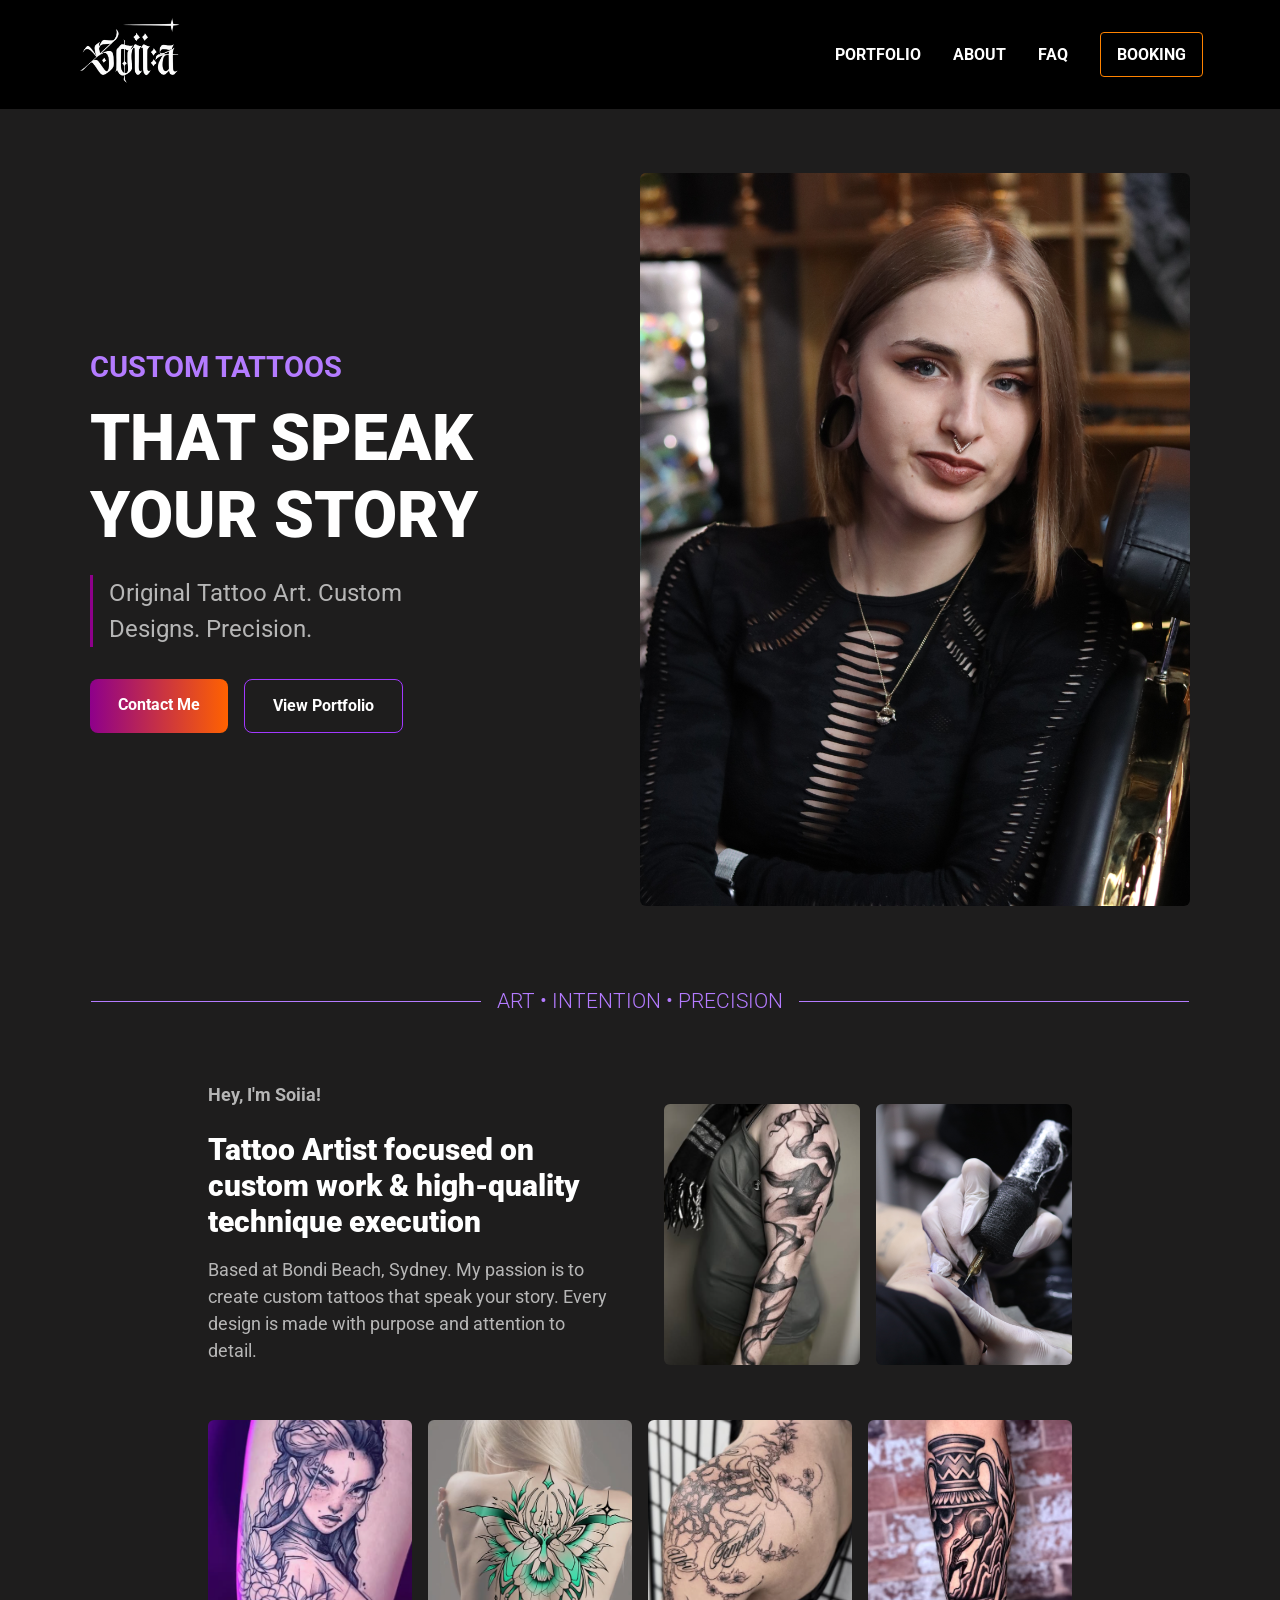
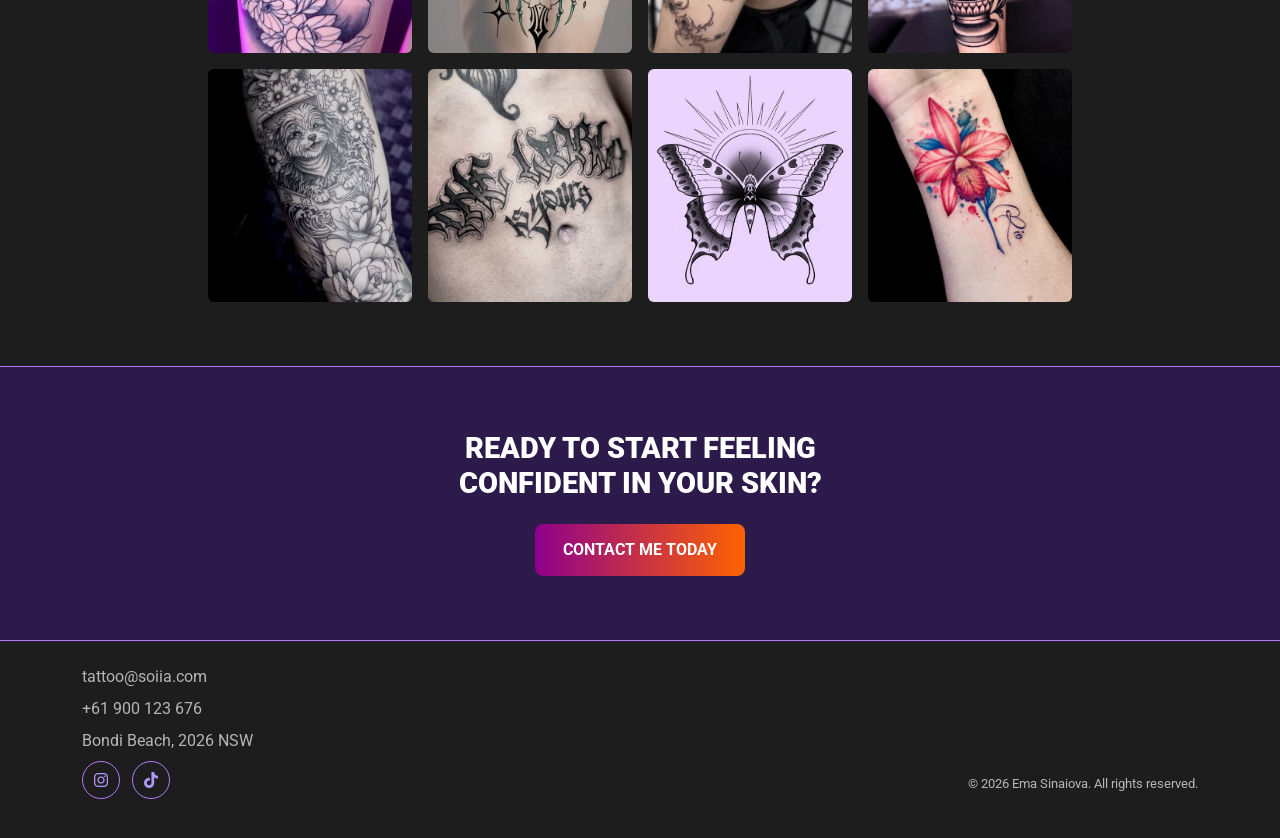
<file: index.html>
<!DOCTYPE html>
<html lang="en">
<head>
  <title>Soiia Tattooartist</title>
    <meta name="viewport" content="width=device-width,initial-scale=1.0">
  <link rel="stylesheet" href="style.css">
   <link href="https://fonts.googleapis.com/css2?family=Roboto:ital,wght@0,100..900;1,100..900&display=swap"
        rel="stylesheet">
</head>

<body>
<header id="site-header">
  <div class="header-inner">
    <a href="index.html">
      <img src="logo.png" class="logo" alt="logo">
    </a>
    <nav class="navigation">
      <a href="#portfolio">PORTFOLIO</a>
      <a href="#about">ABOUT</a>
      <a href="booking.html#faq">FAQ</a>
      <a href="booking.html" class="nav-book">BOOKING</a>
    </nav>
  </div>
</header>


 <div class="content" id="hero">
  <div class="hero-text">
    <p class="eyebrow">CUSTOM TATTOOS</p>
    <h1>THAT SPEAK<br>YOUR STORY</h1>
    <p class="hero-sub">Original Tattoo Art. Custom Designs. Precision.</p>
    <div class="button-row">
      <a href="booking.html" class="btn btn-primary">Contact Me</a>
      <a href="#portfolio" class="btn btn-outline">View Portfolio</a>
    </div>
  </div>



  <div class="hero-photo photo-frame">
    <img src="photo1.jpeg" alt="photo of me" class="frame-img">
  </div>
</div>


<div class="divider-row">
  <div class="divider-line"></div>
  <p>ART &bull; INTENTION &bull; PRECISION</p>
  <div class="divider-line"></div>
</div>


  <div class="about" id="about">
  <div class="about-text">
    <p class="eyebrow">Hey, I'm Soiia!</p>
    <h2>Tattoo Artist focused on custom work & high-quality technique execution</h2>
    <p>
      Based at Bondi Beach, Sydney. My passion is to create custom tattoos that speak
      your story. Every design is made with purpose and attention to detail.
    </p>
  </div>

  <div class="about-photos">
    <div class="photo-frame">
      <img src="sleeve-fumes.png" alt="Sleeve Fumes" class="frame-img">
    </div>
    <div class="photo-frame">
      <img src="tattoomachine.jpeg" alt="Tattoo Machine" class="frame-img">
    </div>
  </div>
</div>


  <div class="portfolio" id="portfolio">
 
  <div class="gallery-grid">
    <div class="photo-frame">
      <img src="portrait_tattoo.png" alt="portrait tattoo" class="frame-img">
    </div>
    <div class="photo-frame">
      <img src="backpiece.png" alt="backpiece" class="frame-img">
    </div>
    <div class="photo-frame">
      <img src="cyber-tattoo.png" alt="cyber tattoo" class="frame-img">
    </div>
    <div class="photo-frame">
      <img src="vase.png" alt="vase tattoo" class="frame-img">
    </div>
    <div class="photo-frame">
      <img src="dogtattoo.png" alt="dog tattoo" class="frame-img">
    </div>
    <div class="photo-frame">
      <img src="belly-tattoo.png" alt="belly tattoo" class="frame-img">
    </div>
    <div class="photo-frame">
      <img src="butterfly.png" alt="butterfly" class="frame-img">
    </div>
    <div class="photo-frame">
      <img src="flower-design.png" alt="flower design" class="frame-img">
    </div>
  </div>
</div>


  <div class="cta-banner">
  <h2>READY TO START FEELING<br>CONFIDENT IN YOUR SKIN?</h2>
  <a href="booking.html" class="btn-primary">CONTACT ME TODAY</a>
</div>


  
<footer class="footer">
  <div class="footer-brand">
    <p><a href="mailto:tattoo@soiia.com">tattoo@soiia.com</a></p>
    <p><a href="tel:+61400123456">+61 900 123 676</a></p>
    <p>Bondi Beach, 2026 NSW</p>
  </div>

  <div class="footer-bottom-row">
    <div class="footer-social">
      <a href="https://instagram.com/"><img src="instagram.png" alt="Instagram" class="social-icon"></a>
      <a href="https://tiktok.com/"><img src="tiktok.png" alt="TikTok" class="social-icon"></a>
    </div>
    <p class="footer-bottom">&copy; 2026 Ema Sinaiova. All rights reserved.</p>
  </div>
</footer>

</body>
</html>
</file>
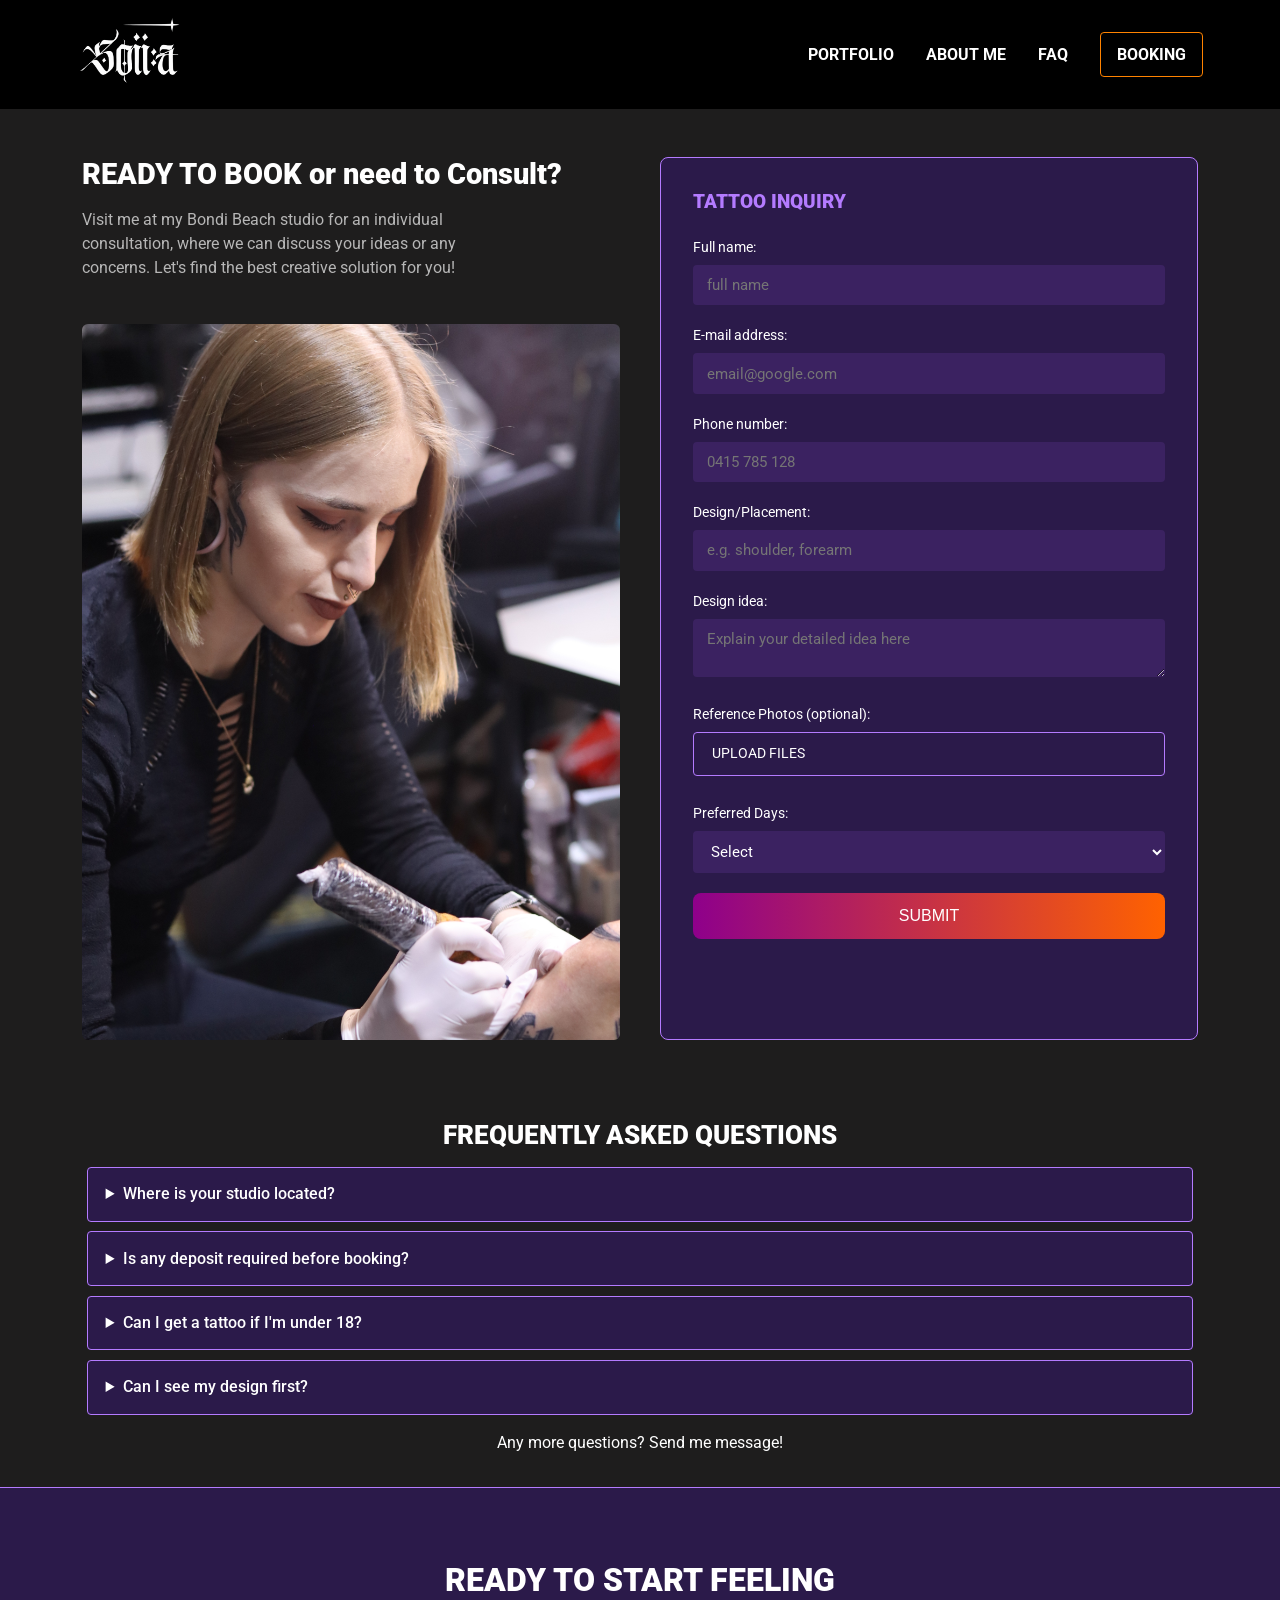
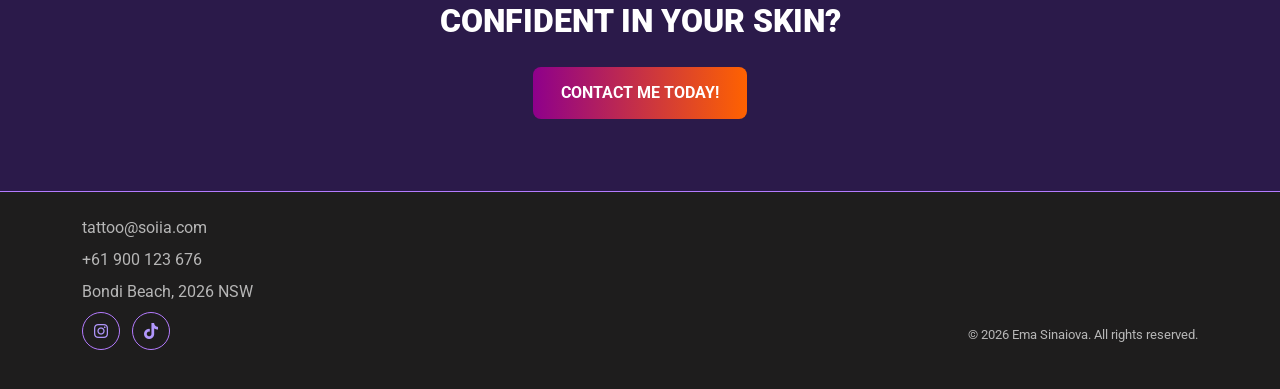
<file: booking.html>
<!DOCTYPE html>
<html lang="en">
<head>
  <title>Booking</title>
    <meta name="viewport" content="width=device-width,initial-scale=1.0">
  <link rel="stylesheet" href="style.css">
   <link href="https://fonts.googleapis.com/css2?family=Roboto:ital,wght@0,100..900;1,100..900&display=swap"
        rel="stylesheet">
</head>
<body>

  <header id="site-header">
  <div class="header-inner">
    <a href="index.html">
      <img src="logo.png" class="logo" alt="logo">
    </a>
    <nav class="navigation">
      <a href="index.html#portfolio">PORTFOLIO</a>
      <a href="index.html#about">ABOUT ME</a>
      <a href="#faq">FAQ</a>
      <a href="booking.html" class="nav-book">BOOKING</a>
    </nav>
  </div>
</header>



 <div id="booking-columns">
  <div class="wrap">

    <div class="consult-intro">
      <h1>READY TO BOOK or need to Consult?</h1>
      <p>Visit me at my Bondi Beach studio for an individual consultation, where we can discuss your ideas or any concerns. Let's find the best creative solution for you!</p>
      <div class="hero-photo photo-frame">
        <img src="metattooing.jpeg" alt="me tattooing" class="frame-img">
      </div>
    </div>

    <div class="inquiry-panel">
      <h2>TATTOO INQUIRY</h2>
      <form id="booking-form" action="mailto:hello@soiia.com" method="post">

        <div class="form-row">
          <label for="full-name">Full name:</label>
          <input type="text" id="full-name" name="full-name" placeholder="full name" required>
        </div>
        <div class="form-row">
          <label for="email">E-mail address:</label>
          <input type="email" id="email" name="email" placeholder="email@google.com" required>
        </div>
        <div class="form-row">
          <label for="phone">Phone number:</label>
          <input type="tel" id="phone" name="phone" placeholder="0415 785 128">
        </div>
        <div class="form-row">
          <label for="placement">Design/Placement:</label>
          <input type="text" id="placement" name="placement" placeholder="e.g. shoulder, forearm" required>
        </div>
        <div class="form-row">
          <label for="idea">Design idea:</label>
          <textarea id="idea" name="idea" placeholder="Explain your detailed idea here" required></textarea>
        </div>
       <div class="form-row">
  <label for="reference-photos">Reference Photos (optional):</label>
  <input type="file" id="reference-photos" name="reference-photos" class="visually-hidden-file">
  <label for="reference-photos" class="file-upload-label">UPLOAD FILES</label>
</div>
        <div class="form-row">
          <label for="preferred-days">Preferred Days:</label>
          <select id="preferred-days" name="preferred-days" required>
            <option value="">Select</option>
          </select>
        </div>
        <button type="submit" class="btn btn-primary form-submit">SUBMIT</button>
      </form>
    </div>

  </div>
</div>

<div class="faq-section" id="faq">
  <h2>FREQUENTLY ASKED QUESTIONS</h2>
  <details class="faq-item">
    <summary>Where is your studio located?</summary>
    <p>The studio is based at Bondi Beach, 2026 NSW. Full address will be shared after your booking is confirmed.</p>
  </details>
  <details class="faq-item">
    <summary>Is any deposit required before booking?</summary>
    <p>Yes, I require a deposit, that secures your booking after the date is confirmed. Deposit will be deducted from the total cost at the day of appointment.</p>
  </details>
  <details class="faq-item">
    <summary>Can I get a tattoo if I'm under 18?</summary>
    <p>You must be 18 or older and provide valid photo ID.</p>
  </details>
  <details class="faq-item">
    <summary>Can I see my design first?</summary>
    <p>Surely yes, final design will be shared ahead of your session, with space for any small adjustments.</p>
  </details>
  <p class="faq-more">Any more questions? Send me message! </p>
</div>

<div class="cta-inline">
  <h2>READY TO START FEELING<br>CONFIDENT IN YOUR SKIN?</h2>
  <a href="mailto:hello@soiia.com" class="btn btn-primary">CONTACT ME TODAY!</a>
</div>

<footer class="footer">
  <div class="footer-brand">
    <p><a href="mailto:tattoo@soiia.com">tattoo@soiia.com</a></p>
    <p><a href="tel:+61400123456">+61 900 123 676</a></p>
    <p>Bondi Beach, 2026 NSW</p>
  </div>

  <div class="footer-bottom-row">
    <div class="footer-social">
      <a href="https://instagram.com/"><img src="instagram.png" alt="Instagram" class="social-icon"></a>
      <a href="https://tiktok.com/"><img src="tiktok.png" alt="TikTok" class="social-icon"></a>
    </div>
    <p class="footer-bottom">&copy; 2026 Ema Sinaiova. All rights reserved.</p>
  </div>
</footer>

</body>
</html>
</file>
<file: style.css>
/*PRIMARY / PORTFOLIO PAGE*/

/*------------------------------------------------*/

/*colors that Im working with + gradient*/
:root {
  --bg: #1e1d1d;
  --panel-rows: #3b2261;
  --blue-ink: #2E005D;
  --indigo: #2E005D;
  --magenta: #8E008B;
  --orange: #FF8300;
  --orange-blaze: #FF6200;
  --violet: #b47bff;  
  --white: #FFFFFF;
  --muted-grey: #FFFFFFAD;
  --gradient-cta: linear-gradient(90deg, var(--magenta), var(--orange-blaze));
}

/*------------------------------------------------*/

/*HEADER*/
  #site-header {
  background-color: black;
}
/*HEADER - position of elements in my header*/
.header-inner {
  max-width: 1190px;
  margin: 0 auto;
  padding: 1rem 2rem;
  display: flex;
  align-items: center;
  justify-content: space-between;
}

/*HEADER - logo and its setting*/
.logo {
  height: 70px;
}

/*HEADER - (PORTFOLIO,ABOUT,FAQ) text position*/
.navigation {
  display: flex;
  align-items: center;
  gap: 2rem;
}

/*HEADER - (PORTFOLIO,ABOUT,FAQ) text setting*/
.navigation a {
  font-size: 1rem;
  font-weight: 700;
  color:white;
}

/*HEADER - (PORTFOLIO,ABOUT,FAQ) text activated*/
.navigation a:hover {
  color: var(--violet);
}

/*HEADER - booking button and its setting*/
.nav-book {
  border: 1px solid var(--orange);
  border-radius: 4px;
  padding: 0.6rem 1rem;
}

/*HEADER - activated booking button*/
.nav-book:hover {
  background: var(--gradient-cta);
}

/*HEADER- text setting for no underline as default*/
a {
  color: white;
  text-decoration: none;
}

/*------------------------------------------------*/

/*BODY*/

/*BODY - backgroud and text setting */
body {
  background-color: #1e1d1d;
  color: white;
  font-family: 'Roboto', sans-serif;
  line-height: 1.5;
}

/*BODY - text/headings setting (boldness and spacing)*/
h1 {
  font-weight: 900;
  line-height: 1.2;
}

h2 {
  font-weight: 900;
  line-height: 1.2;
}

h3 {
  font-weight: 900;
  line-height: 1.2;
}

h4 {
  font-weight: 900;
  line-height: 1.2;
}

/*BODY - 2 column layout, 1st part*/
#hero {
  display: grid;
  grid-template-columns: 1fr 1fr;
  align-items: center;
  padding-top: 4rem;
  padding-bottom: 3rem;
  max-width: 1180px;
  margin: 0 auto;
  padding-left: 2.5rem;
  padding-right: 2.5rem;
}

/*BODY - photo of me/photo1.jpeg setting*/
.frame-img {
  width: 100%;
  height: 100%;
  object-fit: cover;
  display: block;
}

/*BODY - photo frame round corners*/
.frame-img {
  border-radius: 6px;
}

/*BODY - text setting for CUSTOM TATTOOS,
 or text above heading*/
.eyebrow {
  color: #b47bff;
  font-size: 1.8rem;
  font-weight: 700;
  margin-bottom: 0.75rem;
}

/*BODY - setting for text THAT SPEAK YOUR STORY */
#hero h1 {
  font-size: 4rem;
  margin-bottom: 1.25rem;
}

/*BODY - section containing:
- setting for text 
(Original Tattoo Art. Custom Designs. Precision.) 
- vertical magenta line*/
.hero-sub {
  border-left: 3px solid var(--magenta);
  padding-left: 1rem;
  color: var(--muted-grey);
  font-size: 1.5rem;
  max-width: 400px;
  margin-bottom: 2rem;
}

/*BODY - button row setting*/
.button-row {
  display: flex;
  gap: 1rem;
  flex-wrap: wrap;
}

/*BODY - setting for 2nd button outline 
(View portfolio)*/
.btn-outline {
  padding: 14px 28px;
 font-weight: 700;
  border: 1px solid #a239ff;
  border-radius: 8px;
}
/*BODY - activated button (view portfolio)*/
.btn-outline:hover {
  background-color: #a239ff;
}
/*------------------------------------------------*/
/*BODY - divider section setting
+ text ART • INTENTION • PRECISION*/
.divider-row {
  display: flex;
  align-items: center;
  justify-content: center;
  gap: 1rem;
  padding: 2rem;
  color: var(--violet);
  font-size: 1.3rem;
  font-weight:300;
}

/*BODY - divider line setting*/
.divider-line {
  width: 390px;
  height: 0.5px;
  background-color:var(--violet);
}
/*------------------------------------------------*/
/*BODY - ABOUT ME 2 column layout setting - 2nd part*/
#about {
  display: grid;
  grid-template-columns: 1fr 1fr;
  gap: 3rem;
  align-items: center;
  padding: 2rem 13rem;
}

/*BODY - setting for text/heading
(Tattoo Artist focused on...)*/
#about h2 {
  font-size: 30px;
  margin-bottom: 1rem;
}

/*BODY - setting for text above and below heading
(Hey, I'm Soiia! / Based at Bondi Beach...)*/
#about p {
  font-size: 18px;
  color: var(--muted-grey);
  max-width: 480px;
  margin-bottom: 1.5rem;
}

/*BODY - setting for photo frames in my layout*/
.about-photos {
  display: grid;
  grid-template-columns: 1fr 1fr;
  gap: 1rem;
}

/*BODY - setting ratio for photo frames in my layout*/
.about-photos .photo-frame {
  aspect-ratio: 3 / 4;
}
/*------------------------------------------------*/
/*BODY - PORTFOLIO grid/layout - 3rd part*/
.gallery-grid {
  display: grid;
  grid-template-columns: 1fr 1fr 1fr 1fr;
  gap: 1rem;
}

/*BODY - setting position of grid on the page*/
#portfolio {
  padding-bottom: 4rem;
  margin-left: 13rem;
   margin-right: 13rem;
}

/*BODY - setting ratio for photo frames in portfolio grid*/
.gallery-grid .photo-frame {
  aspect-ratio: 3.5/4;
}
/*------------------------------------------------*/
/*BODY - CTA BANNER layout setting- 4th part*/
.cta-banner {
  background-color: #2b1a4a;
  border-top: 1px solid var(--violet);
  border-bottom: 1px solid var(--violet);
  text-align: center;
  padding: 4rem 2rem;
}

/*BODY - text/heading 
READY TO START FEELING CONFIDENT
 IN YOUR SKIN? setting*/
.cta-banner h2 {
  color: white;
  font-size: 1.8rem;
  margin-bottom: 1.5rem;
}

/*BODY - buttons*/
/*buttons with gradient setting*/
.btn-primary {
  display: inline-block;
  padding: 14px 28px;
  background: linear-gradient(90deg, #8E008B, #FF6200);
  font-weight: bold;
  border-radius: 8px;
}

/*activated buttons with violet*/
.btn-primary:hover {
  color: var(--violet); /*only for text*/
}
/*------------------------------------------------*/
/*FOOTER - centering footer layout */
.footer {
  max-width: 1180px;
  margin: 0 auto;
  padding: 1.5rem 2rem 2rem;
}

/*FOOTER - setting of text
(contact info)*/
.footer-brand a {
  color: var(--muted-grey);
}

/*FOOTER - activated text
(contact info)*/
.footer-brand a:hover {
  color: #b47bff;
}

/*FOOTER - setting of text
(Bondi Beach, 2026 NSW)*/
.footer-brand p {
  color: var(--muted-grey);
  font-size: 1rem;
  margin-bottom: 0.5rem;
}

/*FOOTER - setting of text
(© 2026 Ema Sinaiova. All rights reserved.)*/
.footer-bottom-row {
  display: flex;
  justify-content: space-between;
  align-items: center;
}


/*FOOTER - social media icons*/
.social-icon {
  width: 38px;
  height: 38px;
  border: 1px solid var(--violet);
  border-radius: 50%;
  padding: 8px;
}

/*FOOTER - setting for social media icons in horizontal row*/
.footer-social {
  display: flex;
  gap: 0.75rem;
}
/*FOOTER - activated social media icons*/
.social-icon:hover {
  background-color: var(--panel-rows);
}

/*FOOTER - setting for text 
(© 2026 Ema Sinaiova. All rights reserved.) in horizontal row*/
.footer-bottom {
  font-size: 0.8rem;
  color: var(--muted-grey);
}

/*------------------------------------------------*/

/*SECONDARY / BOOKING PAGE*/
/*reset or universal selector that targets elements
- removes default spacing*/
* { box-sizing: border-box; margin: 0; padding: 0; }

/*collumn layout*/
#booking-columns .wrap {
  display: grid;
  grid-template-columns: 1fr 1fr;
  gap: 2.5rem;
  padding-top: 3rem;
  padding-bottom: 3rem;
}
/*centered area that doesnt get wider */
.wrap {
  max-width: 1180px;
  margin: 0 auto;
  padding: 0 2rem;
}

/*1st part - setting text/heading READY TO BOOK... */
.consult-intro h1 {
  color: white;
  font-size: 1.8rem;
  margin-bottom: 1rem;
}

/*text setting and spacing (Visit me at...) */
.consult-intro > p {
  color: var(--muted-grey);
  padding-bottom: 1.25rem;
  margin-bottom: 1.5rem;
  max-width: 400px;
}

 /*BOOKING FORM*/

/*BOOKING window and its setting*/
.inquiry-panel {
  background-color: #2b1a4a;
  border: 1px solid var(--violet);
  border-radius: 8px;
  padding: 2rem;
  margin: 0;

}
/*BOOKING - TATTOO INQUIRY text/heading*/
.inquiry-panel h2 {
  color: var(--violet);
  font-size: 1.2rem;
  margin-bottom: 1.5rem;
}

/*BOOKIG form layout, spaces between text and windows*/
#booking-form {
  display: grid;
  gap: 1.25rem;
}

/*BOOKING - text setting*/
.form-row label {
  display: block;
  font-size: 0.90rem;
  font-weight: 400;
  margin-bottom: 0.4rem;
}

/*BOOKING - setting for input/selection in booking rows*/
.form-row input,
.form-row select,
.form-row textarea {
  width: 100%;
  font-family: 'Roboto', sans-serif;
  font-size: 0.95rem;
  padding: 0.7rem 0.9rem;
  border-radius: 4px;
  border: none;
  background-color: var(--panel-rows);
  color: white;
}

/*BOOKING - hidden section after checking mistakes in html*/
.visually-hidden-file {
  position: absolute;
  width: 1px;
  height: 1px;
  overflow: hidden;
  opacity: 0;
}

/*BOOKING - upload file row*/
.file-upload-label {
  border: 1px solid var(--violet);
  border-radius: 4px;
  padding: 0.65rem 1.1rem;
  font-size: 0.85rem;
  font-weight: 700;
}

/*BOOKING - activated upload file row*/
.file-upload-label:hover {
  border-color: var(--white);
}

/*BOOKING - submit button*/
.form-submit {
  border: none;
  cursor: pointer;
  color: white;
  font-size: 1rem;
  font-weight: 500;
}
/*BOOKING - activated submit button*/
.form-submit:hover {
  color: var(--violet);
}

/*------------------------------------------------*/

/*FAQ*/
/*FAQ position and setting*/
#faq {
  max-width: 1170px;
  width: 100%;
  margin: 2rem auto;
  padding: 0 2rem;
}

/*FAQ - FREQUENTLY ASKED QUESTIONS text/heading*/
#faq h2 {
  color: white;
  font-size: 1.6rem;
  margin-bottom: 1rem;
  text-align: center;
}

/*FAQ - windows / rows*/
.faq-item {
  border: 1px solid var(--violet);
  border-radius: 4px;
  margin-bottom: 0.6rem;
  background-color: #2b1a4a;
}

/*FAQ - stylig for the opening 
question line inside of FAQ window*/
.faq-item summary {
  padding: 0.9rem 1.1rem;
  font-size: 1rem;
  font-weight: 500;
}

/*FAQ - text and position setting inside of opened FAQ*/
.faq-item p {
  padding: 0 1.1rem 1rem;
  color: var(--muted-grey);
  font-size: 0.9rem;
}

/*FAQ - setiing of (Still have questions? Send me an e-mail!) text*/
.faq-more {
  text-align: center;
  margin-top: 1rem;
  font-size: 1rem;
}

/*------------------------------------------------*/

/* CTA banner */
/* CTA banner - layout */
.cta-inline {
  width: 100%;
  margin-top: 2rem;
  padding: 4.5rem 1.5rem;
  background-color: #2b1a4a;
  border-top: 1px solid var(--violet);
  border-bottom: 1px solid var(--violet);
  text-align: center;
}

/* CTA banner - text setting */
.cta-inline h2 {
  color: white;
  font-size: 2rem;
  margin-bottom: 1.5rem;
  line-height: 1.3;
}
</file>
